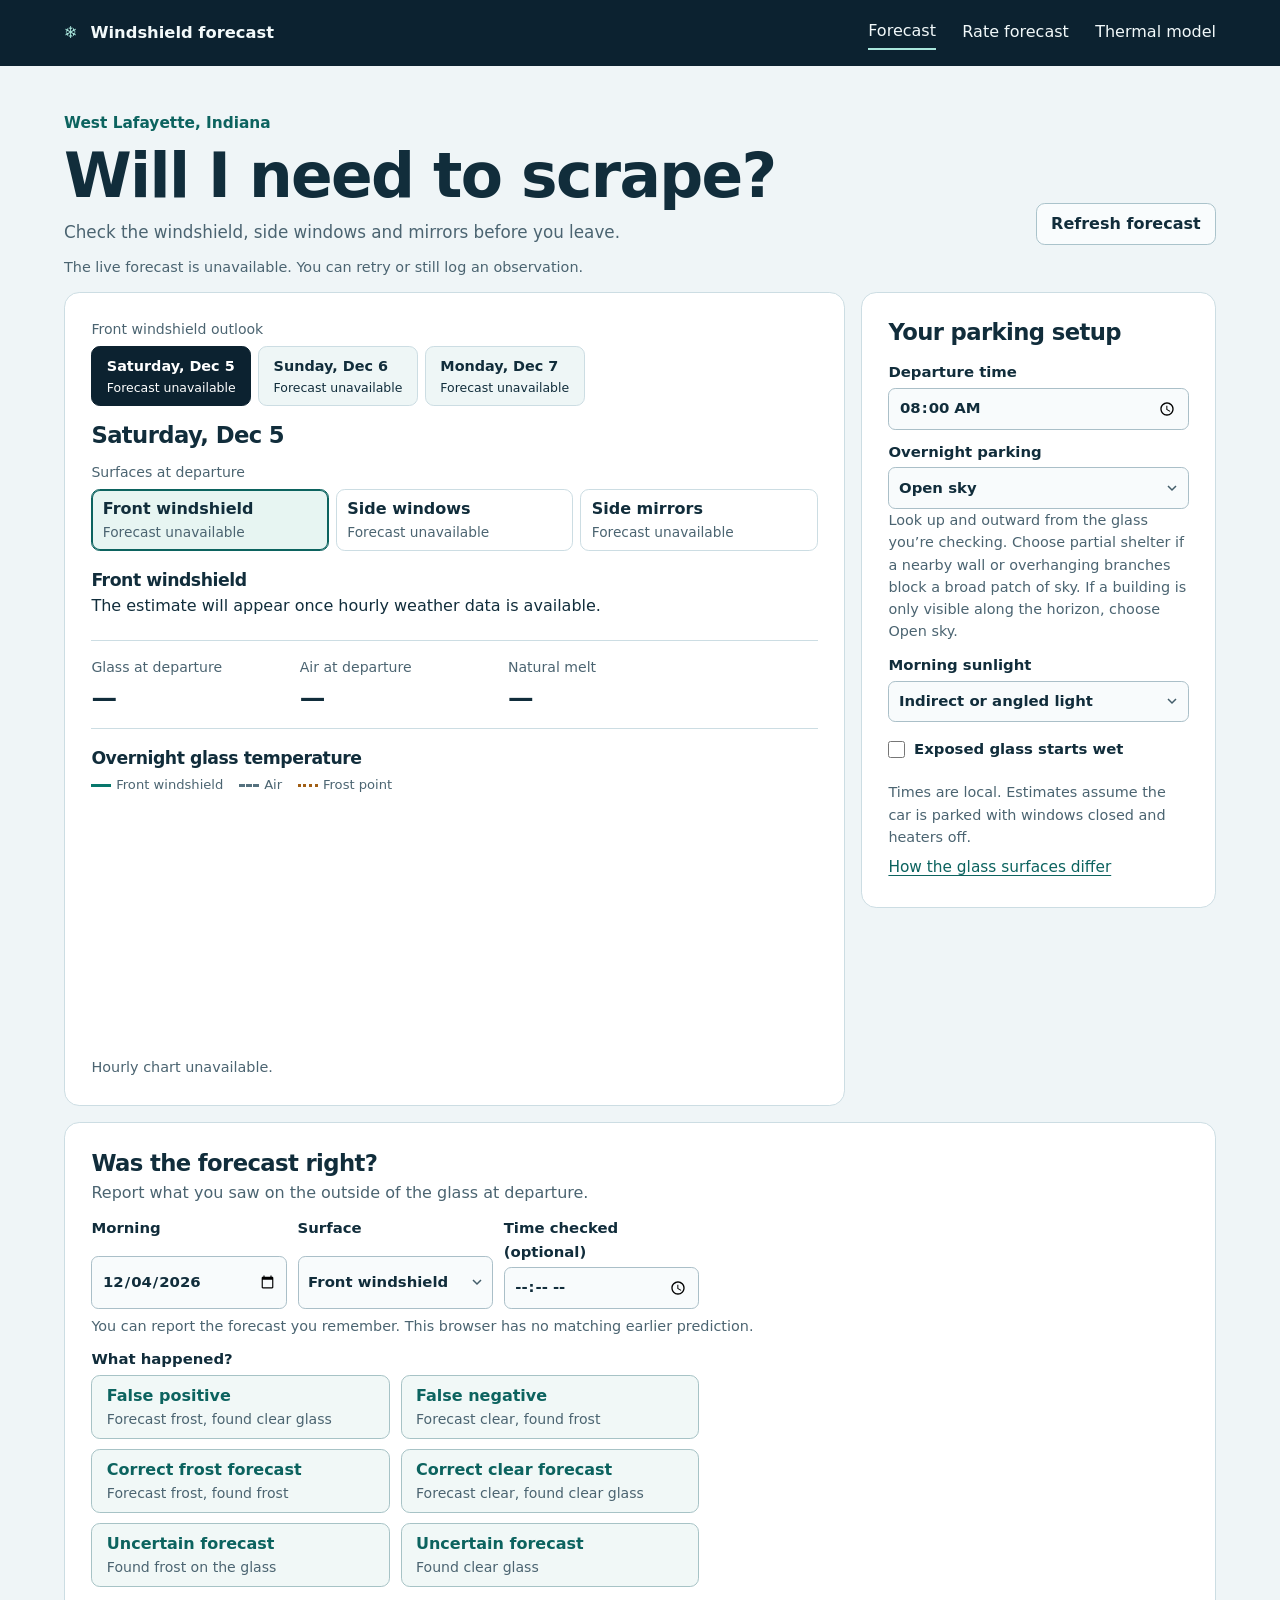
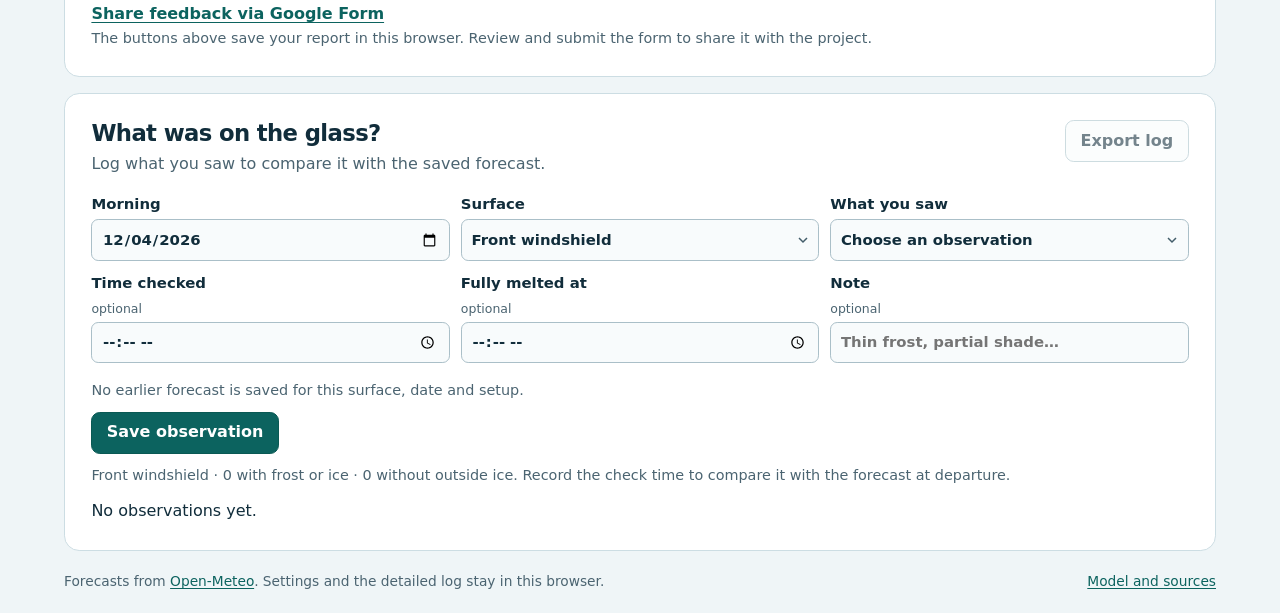
<file: index.html>
<!doctype html>
<html lang="en">
<head>
  <meta charset="utf-8">
  <meta name="viewport" content="width=device-width, initial-scale=1">
  <meta name="description" content="Frost and natural thaw forecasts for windshields, side windows and side mirrors in West Lafayette, Indiana.">
  <meta name="theme-color" content="#0c2230">
  <title>Windshield forecast · West Lafayette</title>
  <link rel="stylesheet" href="./styles.css?v=20261124-1">
  <script type="module" src="./app.mjs?v=20261124-1"></script>
</head>
<body>
  <header class="site-header">
    <div class="shell header-inner">
      <a class="brand" href="./" aria-label="West Lafayette windshield forecast home"><span aria-hidden="true">❄</span> Windshield forecast</a>
      <nav aria-label="Main navigation">
        <a aria-current="page" href="./">Forecast</a>
        <a href="#feedback">Rate forecast</a>
        <a href="./model.html">Thermal model</a>
      </nav>
    </div>
  </header>
  <main class="shell">
    <section class="intro">
      <div><p class="location">West Lafayette, Indiana</p><h1>Will I need to scrape?</h1><p>Check the windshield, side windows and mirrors before you leave.</p></div>
      <button class="secondary" id="refresh" type="button">Refresh forecast</button>
    </section>
    <p id="status" role="status" class="status">Loading local weather…</p>

    <div class="forecast-layout">
      <section class="panel results" aria-labelledby="forecast-date">
        <p id="days-title" class="outlook-caption">Front windshield outlook</p>
        <div id="days" class="days" role="group" aria-labelledby="days-title"></div>
        <h2 id="forecast-date">Morning forecast</h2>
        <fieldset class="surface-picker">
          <legend>Surfaces at departure</legend>
          <div class="surface-options">
            <button type="button" data-surface="front" aria-pressed="true"><span>Front windshield</span><small>Loading</small></button>
            <button type="button" data-surface="side" aria-pressed="false"><span>Side windows</span><small>Loading</small></button>
            <button type="button" data-surface="mirror" aria-pressed="false"><span>Side mirrors</span><small>Loading</small></button>
          </div>
        </fieldset>
        <div class="surface-detail">
          <h3 id="surface-title">Front windshield</h3>
          <p id="verdict-copy">Waiting for the hourly weather forecast.</p>
          <p id="surface-note" class="muted"></p>
        </div>
        <dl class="metrics">
          <div><dt>Glass at departure</dt><dd id="glass">—</dd></div>
          <div><dt>Air at departure</dt><dd id="air">—</dd></div>
          <div><dt>Natural melt</dt><dd id="melt">—</dd></div>
        </dl>
        <p id="melt-note" class="muted"></p>
        <div class="chart">
          <h3>Overnight glass temperature</h3>
          <div class="legend" aria-hidden="true"><span class="glass-key" id="chart-glass">Windshield</span><span class="air-key">Air</span><span class="frost-key">Frost point</span></div>
          <canvas id="trace" width="720" height="255" role="img" aria-label="Glass temperature forecast" aria-describedby="trace-summary">Glass, air and frost-point temperatures.</canvas>
          <p id="trace-summary" class="muted"></p>
        </div>
      </section>

      <section class="panel settings" aria-labelledby="settings-title">
        <h2 id="settings-title">Your parking setup</h2>
        <form id="settings">
          <label>Departure time<input type="time" name="departure" value="08:00" required></label>
          <div>
            <label>Overnight parking
              <select name="parking" aria-describedby="parking-help">
                <option value="open" selected>Open sky</option>
                <option value="sheltered">Partly sheltered by a wall or trees</option>
                <option value="covered">Under a roof or carport</option>
              </select>
            </label>
            <p id="parking-help" class="muted">Look up and outward from the glass you’re checking. Choose partial shelter if a nearby wall or overhanging branches block a broad patch of sky. If a building is only visible along the horizon, choose Open sky.</p>
          </div>
          <label>Morning sunlight
            <select name="sun">
              <option value="shade">Mostly shade</option>
              <option value="moderate" selected>Indirect or angled light</option>
              <option value="full">Direct sun</option>
            </select>
          </label>
          <label class="check"><input type="checkbox" name="wet"> Exposed glass starts wet</label>
        </form>
        <p class="muted">Times are local. Estimates assume the car is parked with windows closed and heaters off.</p>
        <a href="./model.html#surfaces">How the glass surfaces differ</a>
      </section>
    </div>

    <section id="feedback" class="panel feedback" aria-labelledby="feedback-title">
      <h2 id="feedback-title">Was the forecast right?</h2>
      <p>Report what you saw on the outside of the glass at departure.</p>
      <form id="feedback-form">
        <div class="feedback-fields">
          <label>Morning<input type="date" name="date" required></label>
          <label>Surface<select name="surface"><option value="front">Front windshield</option><option value="side">Side windows</option><option value="mirror">Side mirrors</option></select></label>
          <label>Time checked (optional)<input type="time" name="observedTime"></label>
        </div>
        <p id="feedback-prediction" class="muted"></p>
        <fieldset class="feedback-choices">
          <legend>What happened?</legend>
          <div>
            <button type="submit" name="direction" value="false-positive"><strong>False positive</strong><span>Forecast frost, found clear glass</span></button>
            <button type="submit" name="direction" value="false-negative"><strong>False negative</strong><span>Forecast clear, found frost</span></button>
            <button type="submit" name="direction" value="true-positive"><strong>Correct frost forecast</strong><span>Forecast frost, found frost</span></button>
            <button type="submit" name="direction" value="true-negative"><strong>Correct clear forecast</strong><span>Forecast clear, found clear glass</span></button>
            <button type="submit" name="direction" value="uncertain-frost"><strong>Uncertain forecast</strong><span>Found frost on the glass</span></button>
            <button type="submit" name="direction" value="uncertain-clear"><strong>Uncertain forecast</strong><span>Found clear glass</span></button>
          </div>
        </fieldset>
        <p id="feedback-status" role="status" class="status"></p>
      </form>
      <div id="feedback-share"><a id="feedback-share-link" href="https://docs.google.com/forms/d/e/1FAIpQLSdFvIkZhCKUVrcJW-McYvqTa_dDBEvq2vWTArxF3j6Q-E4p8A/viewform" target="_blank" rel="noopener noreferrer">Share feedback via Google Form</a><p class="muted">The buttons above save your report in this browser. Review and submit the form to share it with the project.</p></div>
      <details id="feedback-saved" hidden>
        <summary id="feedback-count">Your feedback</summary>
        <ul id="feedback-history"></ul>
      </details>
    </section>

    <section class="panel observations" aria-labelledby="log-title">
      <div class="result-header"><div><h2 id="log-title">What was on the glass?</h2><p>Log what you saw to compare it with the saved forecast.</p></div><button id="export" class="secondary" type="button">Export log</button></div>
      <form id="observation">
        <div class="form-grid">
          <label>Morning<input type="date" name="date" required></label>
          <label>Surface
            <select name="surface"><option value="front">Front windshield</option><option value="side">Side windows</option><option value="mirrors">Side mirrors</option><option value="rear">Rear windshield (observation only)</option></select>
          </label>
          <label>What you saw
            <select name="outcome" required><option value="">Choose an observation</option><option value="clear">Clear</option><option value="frost">Outside frost</option><option value="ice">Outside ice film</option><option value="inside-fog">Inside fog or frost</option></select>
          </label>
          <label>Time checked <small>optional</small><input type="time" name="observedTime"></label>
          <label>Fully melted at <small>optional</small><input type="time" name="meltTime"></label>
          <label>Note <small>optional</small><input type="text" name="note" maxlength="180" placeholder="Thin frost, partial shade…"></label>
        </div>
        <p class="muted" id="observation-prediction"></p>
        <button class="primary" type="submit">Save observation</button>
        <p id="log-status" class="status" role="status"></p>
      </form>
      <p id="score-summary" class="muted"></p>
      <div id="history" class="history"></div>
    </section>
  </main>
  <footer class="shell footer">
    <p>Forecasts from <a href="https://open-meteo.com/">Open-Meteo</a>. Settings and the detailed log stay in this browser.</p>
    <a href="./model.html">Model and sources</a>
  </footer>
</body>
</html>
</file>
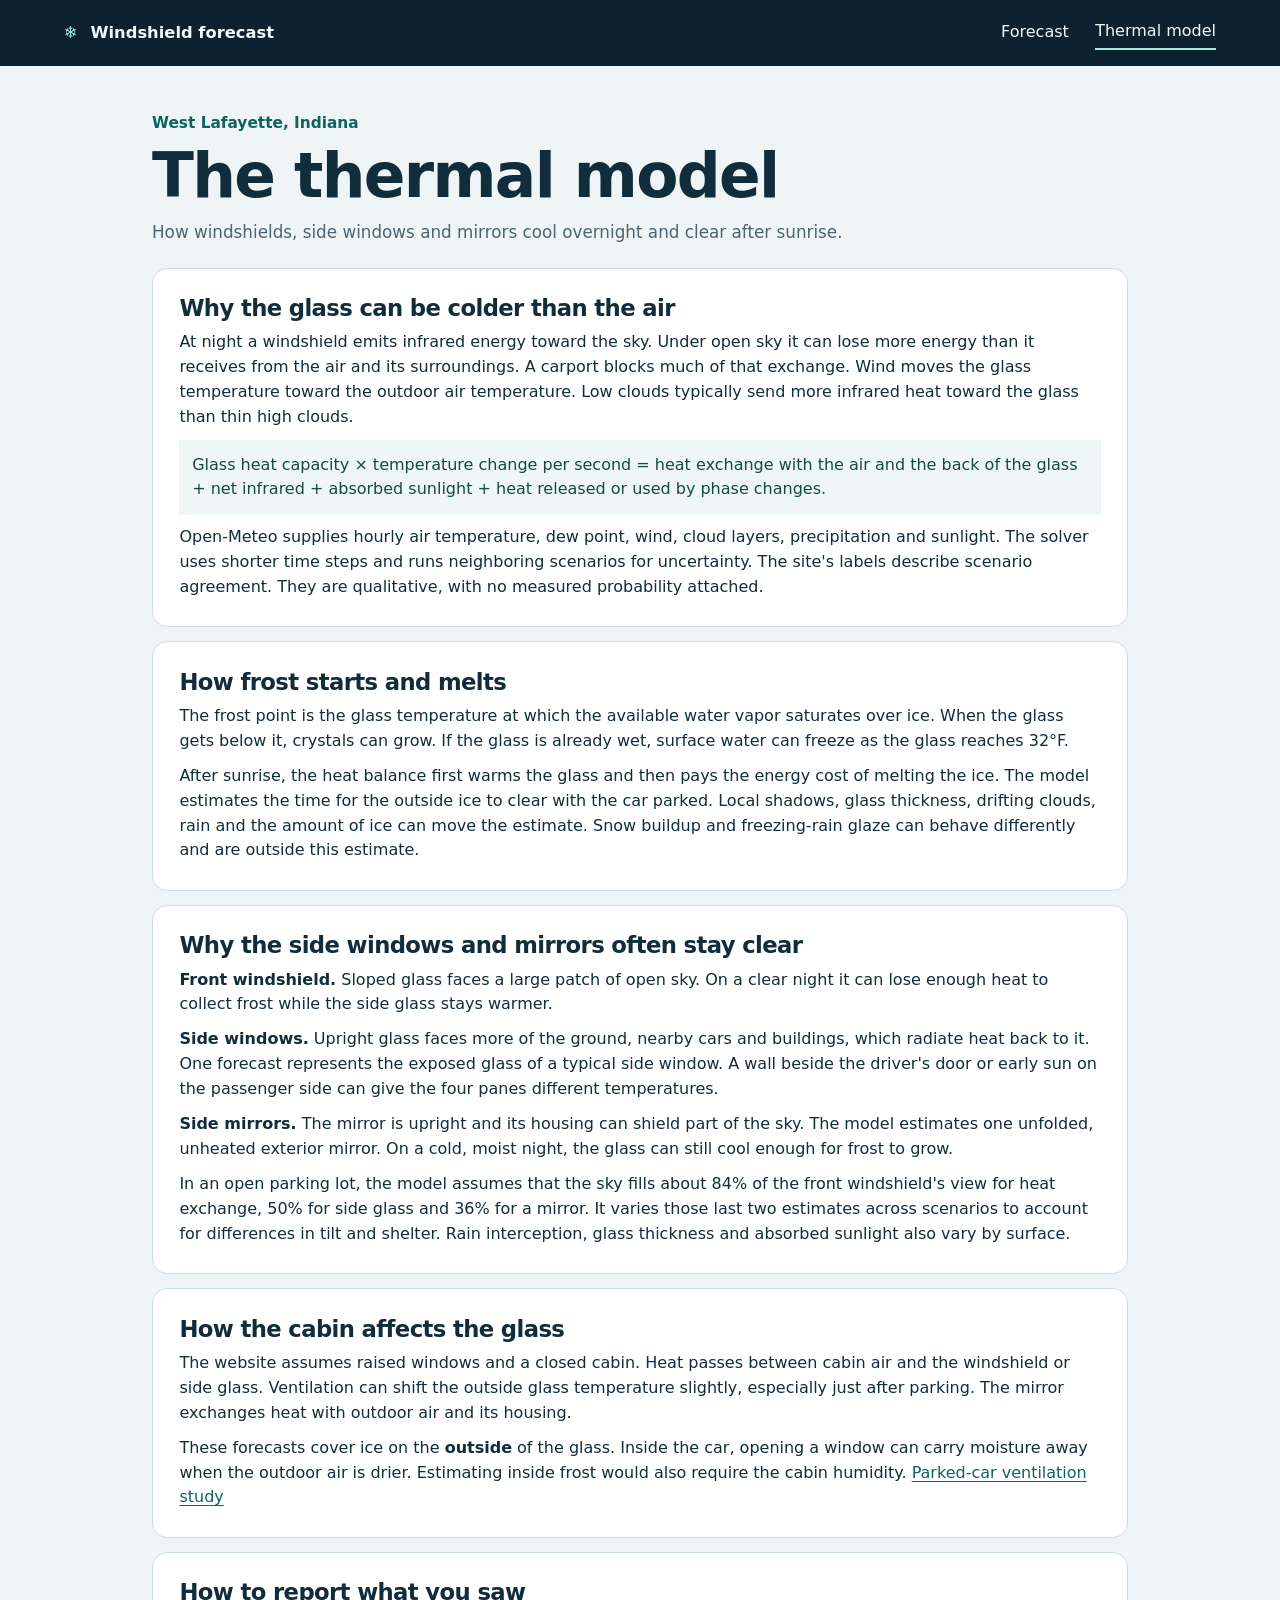
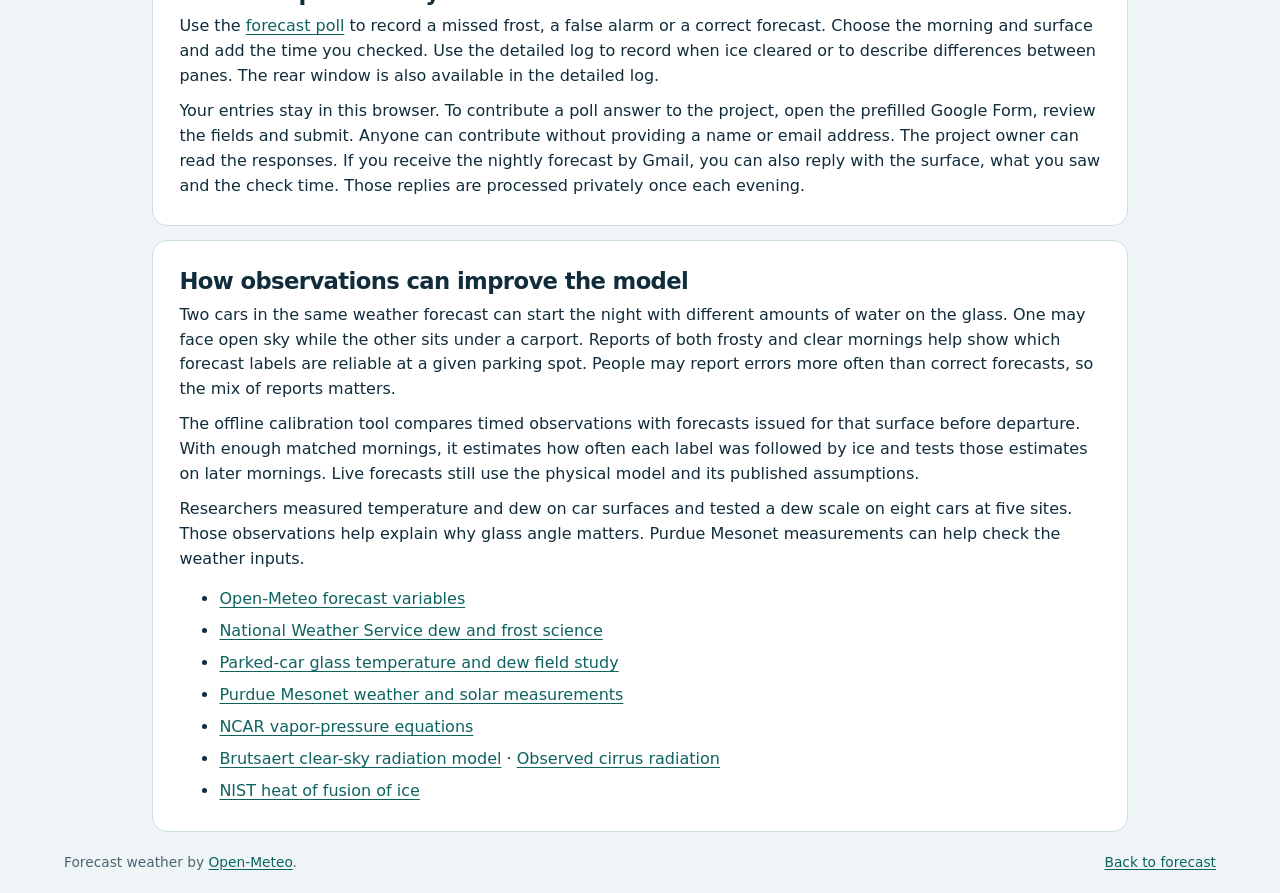
<file: model.html>
<!doctype html>
<html lang="en">
<head>
  <meta charset="utf-8">
  <meta name="viewport" content="width=device-width, initial-scale=1">
  <meta name="theme-color" content="#0c2230">
  <title>Thermal model · West Lafayette windshield forecast</title>
  <link rel="stylesheet" href="./styles.css?v=20261124-1">
</head>
<body>
  <header class="site-header"><div class="shell header-inner">
    <a class="brand" href="./" aria-label="West Lafayette windshield forecast home"><span aria-hidden="true">❄</span> Windshield forecast</a>
    <nav aria-label="Main navigation"><a href="./">Forecast</a><a aria-current="page" href="./model.html">Thermal model</a></nav>
  </div></header>
  <main class="shell article">
    <div class="intro"><div><p class="location">West Lafayette, Indiana</p><h1>The thermal model</h1><p>How windshields, side windows and mirrors cool overnight and clear after sunrise.</p></div></div>

    <section class="panel"><h2>Why the glass can be colder than the air</h2>
      <p>At night a windshield emits infrared energy toward the sky. Under open sky it can lose more energy than it receives from the air and its surroundings. A carport blocks much of that exchange. Wind moves the glass temperature toward the outdoor air temperature. Low clouds typically send more infrared heat toward the glass than thin high clouds.</p>
      <p class="equation">Glass heat capacity × temperature change per second = heat exchange with the air and the back of the glass + net infrared + absorbed sunlight + heat released or used by phase changes.</p>
      <p>Open-Meteo supplies hourly air temperature, dew point, wind, cloud layers, precipitation and sunlight. The solver uses shorter time steps and runs neighboring scenarios for uncertainty. The site's labels describe scenario agreement. They are qualitative, with no measured probability attached.</p>
    </section>

    <section class="panel"><h2>How frost starts and melts</h2>
      <p>The frost point is the glass temperature at which the available water vapor saturates over ice. When the glass gets below it, crystals can grow. If the glass is already wet, surface water can freeze as the glass reaches 32°F.</p>
      <p>After sunrise, the heat balance first warms the glass and then pays the energy cost of melting the ice. The model estimates the time for the outside ice to clear with the car parked. Local shadows, glass thickness, drifting clouds, rain and the amount of ice can move the estimate. Snow buildup and freezing-rain glaze can behave differently and are outside this estimate.</p>
    </section>

    <section id="surfaces" class="panel"><h2>Why the side windows and mirrors often stay clear</h2>
      <p><strong>Front windshield.</strong> Sloped glass faces a large patch of open sky. On a clear night it can lose enough heat to collect frost while the side glass stays warmer.</p>
      <p><strong>Side windows.</strong> Upright glass faces more of the ground, nearby cars and buildings, which radiate heat back to it. One forecast represents the exposed glass of a typical side window. A wall beside the driver's door or early sun on the passenger side can give the four panes different temperatures.</p>
      <p><strong>Side mirrors.</strong> The mirror is upright and its housing can shield part of the sky. The model estimates one unfolded, unheated exterior mirror. On a cold, moist night, the glass can still cool enough for frost to grow.</p>
      <p>In an open parking lot, the model assumes that the sky fills about 84% of the front windshield's view for heat exchange, 50% for side glass and 36% for a mirror. It varies those last two estimates across scenarios to account for differences in tilt and shelter. Rain interception, glass thickness and absorbed sunlight also vary by surface.</p>
    </section>

    <section id="cabin" class="panel"><h2>How the cabin affects the glass</h2>
      <p>The website assumes raised windows and a closed cabin. Heat passes between cabin air and the windshield or side glass. Ventilation can shift the outside glass temperature slightly, especially just after parking. The mirror exchanges heat with outdoor air and its housing.</p>
      <p>These forecasts cover ice on the <strong>outside</strong> of the glass. Inside the car, opening a window can carry moisture away when the outdoor air is drier. Estimating inside frost would also require the cabin humidity. <a href="https://hit.ijournals.cn/hitxb_en/article/abstract/20190126">Parked-car ventilation study</a></p>
    </section>

    <section class="panel"><h2>How to report what you saw</h2>
      <p>Use the <a href="./#feedback">forecast poll</a> to record a missed frost, a false alarm or a correct forecast. Choose the morning and surface and add the time you checked. Use the detailed log to record when ice cleared or to describe differences between panes. The rear window is also available in the detailed log.</p>
      <p>Your entries stay in this browser. To contribute a poll answer to the project, open the prefilled Google Form, review the fields and submit. Anyone can contribute without providing a name or email address. The project owner can read the responses. If you receive the nightly forecast by Gmail, you can also reply with the surface, what you saw and the check time. Those replies are processed privately once each evening.</p>
    </section>

    <section class="panel"><h2>How observations can improve the model</h2>
      <p>Two cars in the same weather forecast can start the night with different amounts of water on the glass. One may face open sky while the other sits under a carport. Reports of both frosty and clear mornings help show which forecast labels are reliable at a given parking spot. People may report errors more often than correct forecasts, so the mix of reports matters.</p>
      <p>The offline calibration tool compares timed observations with forecasts issued for that surface before departure. With enough matched mornings, it estimates how often each label was followed by ice and tests those estimates on later mornings. Live forecasts still use the physical model and its published assumptions.</p>
      <p>Researchers measured temperature and dew on car surfaces and tested a dew scale on eight cars at five sites. Those observations help explain why glass angle matters. Purdue Mesonet measurements can help check the weather inputs.</p>
      <ul class="source-list">
        <li><a href="https://open-meteo.com/en/docs">Open-Meteo forecast variables</a></li>
        <li><a href="https://www.weather.gov/source/zhu/ZHU_Training_Page/fog_stuff/Dew_Frost/Dew_Frost.htm">National Weather Service dew and frost science</a></li>
        <li><a href="https://www.mdpi.com/2073-4433/13/1/65">Parked-car glass temperature and dew field study</a></li>
        <li><a href="https://ag.purdue.edu/indiana-state-climate/purdue-mesonet/data-hub-instructions/">Purdue Mesonet weather and solar measurements</a></li>
        <li><a href="https://www.eol.ucar.edu/data-software/conventions-and-standards/water-vapor-pressure-formulations">NCAR vapor-pressure equations</a></li>
        <li><a href="https://agupubs.onlinelibrary.wiley.com/doi/abs/10.1029/WR011i005p00742">Brutsaert clear-sky radiation model</a> · <a href="https://agupubs.onlinelibrary.wiley.com/doi/10.1029/2008JD009838">Observed cirrus radiation</a></li>
        <li><a href="https://nvlpubs.nist.gov/nistpubs/jres/23/jresv23n6p643_A1b.pdf">NIST heat of fusion of ice</a></li>
      </ul>
    </section>
  </main>
  <footer class="shell footer"><p>Forecast weather by <a href="https://open-meteo.com/">Open-Meteo</a>.</p><a href="./">Back to forecast</a></footer>
</body>
</html>
</file>
<file: styles.css>
:root {
  color-scheme: light;
  --ink: #112d3b;
  --muted: #4b6471;
  --canvas: #eff5f7;
  --surface: #fff;
  --edge: #ccdde3;
  --teal: #0c635f;
  --navy: #0c2230;
  --focus: #007c79;
  font-family: "Avenir Next", Avenir, system-ui, sans-serif;
  font-size: 16px;
}
*, *::before, *::after { box-sizing: border-box; }
body { margin: 0; background: var(--canvas); color: var(--ink); line-height: 1.55; }
a { color: var(--teal); text-underline-offset: .18em; }
a:hover { text-decoration-thickness: .14em; }
:focus-visible { outline: 3px solid var(--focus); outline-offset: 3px; }
h1, h2, h3, p, dl, dd { margin: 0; }
h1, h2, h3 { line-height: 1.16; letter-spacing: -.027em; }
h1 { font-size: clamp(2.4rem, 4.8vw, 4.25rem); font-weight: 710; }
h2 { font-size: 1.42rem; }
h3 { font-size: 1.08rem; }
button, input, select { font: inherit; }
button { min-height: 2.6rem; border-radius: .55rem; padding: .47rem .9rem; cursor: pointer; font-weight: 640; }
button:disabled { cursor: default; opacity: .58; }
.shell { width: min(72rem, calc(100% - 2rem)); margin: 0 auto; }
.site-header { background: var(--navy); color: #f2f9fa; }
.header-inner { min-height: 4.1rem; display: flex; gap: 1rem; align-items: center; justify-content: space-between; }
.brand { font-size: 1.02rem; font-weight: 700; text-decoration: none; white-space: nowrap; }
.brand span { margin-right: .45rem; color: #a9e6dc; }
.site-header a { color: inherit; }
nav { display: flex; align-items: center; gap: clamp(.7rem, 2.6vw, 1.65rem); }
nav a { padding: .25rem 0; color: #d8e6ed; text-decoration: none; white-space: nowrap; }
nav a[aria-current] { border-bottom: 2px solid #a9e6dc; }
.intro { display: flex; align-items: flex-end; justify-content: space-between; gap: .8rem 1.5rem; margin-top: 2.9rem; }
.intro h1 { margin: .26rem 0 .5rem; }
.intro p { color: var(--muted); font-size: 1.05rem; }
.intro .location { color: var(--teal); font-size: .96rem; font-weight: 680; }
.status { min-height: 1.5rem; color: var(--muted); font-size: .9rem; margin: .7rem 0; }
.status:empty { display: none; }
.forecast-layout { display: grid; grid-template-columns: minmax(0, 2.2fr) minmax(16rem, 1fr); gap: 1rem; margin: 0 0 1rem; align-items: start; }
.panel { background: var(--surface); border: 1px solid var(--edge); border-radius: .95rem; padding: clamp(1rem, 2.4vw, 1.65rem); min-width: 0; }
.days { display: flex; gap: .45rem; flex-wrap: wrap; padding-bottom: 1.05rem; }
.outlook-caption { font-size: .88rem; color: var(--muted); margin-bottom: .35rem; }
.day-option { background: #eef6f6; color: var(--ink); border: 1px solid var(--edge); text-align: left; font-size: .9rem; display: grid; gap: .03rem; }
.day-option small { font-size: .78rem; font-weight: 500; }
.day-option:is(.active,[aria-pressed="true"]) { background: var(--navy); color: #fff; border-color: var(--navy); }
.result-header { display: flex; align-items: start; justify-content: space-between; gap: .65rem 1rem; }
.result-header p:not(.risk) { margin-top: .35rem; color: var(--muted); }
.surface-picker { border: 0; margin: .8rem 0 1.15rem; padding: 0; min-width: 0; }
.surface-picker legend { color: var(--muted); font-size: .88rem; padding: 0; margin-bottom: .35rem; }
.surface-options { display: grid; grid-template-columns: repeat(3,minmax(0,1fr)); gap: .45rem; }
.surface-options button { display: grid; align-content: start; gap: .25rem; border: 1px solid var(--edge); background: var(--surface); color: var(--ink); text-align: left; padding: .55rem .65rem; line-height: 1.3; }
.surface-options button:hover { background: #f1f8f8; }
.surface-options button[aria-pressed="true"] { background: #e7f5f2; box-shadow: inset 0 0 0 1px var(--teal); border-color: var(--teal); }
.surface-options small { color: var(--muted); font-size: .86rem; font-weight: 540; }
.surface-options [data-risk="likely"] { color: #813d0c; }
.surface-options [data-risk="possible"] { color: #705110; }
.surface-detail p { margin-top: .28rem; }
.metrics { display: grid; gap: .7rem 1rem; grid-template-columns: .9fr .9fr 1.45fr; margin: 1.3rem 0 .6rem; padding: 1rem 0; border-block: 1px solid var(--edge); }
.metrics dt { font-size: .88rem; color: var(--muted); }
.metrics dd { font-size: clamp(1.22rem,2vw,1.75rem); font-weight: 650; line-height: 1.2; margin-top: .2rem; }
.muted { color: var(--muted); font-size: .9rem; }
.chart { margin-top: 1.18rem; }
.legend { display: flex; flex-wrap: wrap; gap: .3rem 1rem; color: var(--muted); font-size: .82rem; margin: .4rem 0; }
.legend span::before { content: ""; display: inline-block; width: 1.25rem; border-top: 3px solid #08776c; margin-right: .3rem; vertical-align: middle; }
.legend .air-key::before { border-color: #55717e; border-top-style: dashed; }
.legend .frost-key::before { border-color: #a15f15; border-top-style: dotted; }
#trace { width: 100%; height: 255px; display: block; }
.settings form, .form-grid { display: grid; gap: .7rem; margin: 1rem 0; }
.settings a { display: inline-block; margin-top: .5rem; font-size: .96rem; }
.form-grid { grid-template-columns: repeat(3, minmax(0, 1fr)); }
label { display: grid; gap: .22rem; font-size: .93rem; font-weight: 650; min-width: 0; }
label small { color: var(--muted); font-size: .78rem; font-weight: 500; }
input:not([type="checkbox"]), select {
  width: 100%; min-width: 0; min-height: 2.6rem; border: 1px solid #aabfc8;
  border-radius: .45rem; background-color: #f8fbfc; color: var(--ink); padding: .45rem .6rem;
}
select { appearance: none; padding-right: 1.7rem; background-image: url("data:image/svg+xml,%3Csvg width='16' height='16' viewBox='0 0 16 16' xmlns='http://www.w3.org/2000/svg'%3E%3Cpath fill='none' stroke='%23435d6a' stroke-width='1.5' d='m4 6 4 4 4-4'/%3E%3C/svg%3E"); background-position: right .45rem center; background-repeat: no-repeat; }
.check { display: flex; align-items: center; gap: .55rem; min-height: 2rem; }
input[type="checkbox"] { accent-color: #0c635f; width: 1.05rem; height: 1.05rem; margin: 0; }
.primary { border: 1px solid #0a5954; color: white; background: var(--teal); }
.primary:hover { background: #0b504e; }
.secondary { border: 1px solid #aac3cb; color: var(--ink); background: #f9fcfd; white-space: nowrap; }
.secondary:hover { background: #e7f2f3; }
#observation-prediction:not(:empty) { margin: 0 0 .65rem; }
.feedback { margin-bottom: 1rem; scroll-margin-top: 1rem; }
.feedback h2 + p { margin: .35rem 0 .7rem; color: var(--muted); }
.feedback-fields, .feedback-choices > div { display: grid; grid-template-columns: repeat(2,minmax(0,1fr)); gap: .65rem; max-width: 38rem; }
.feedback-fields { grid-template-columns: repeat(auto-fit,minmax(min(100%,9rem),1fr)); }
.feedback #feedback-prediction { margin: .4rem 0 .65rem; }
.feedback-choices { border: 0; padding: 0; margin: 0; min-width: 0; }
.feedback-choices legend { font-weight: 640; font-size: .93rem; padding: 0; margin-bottom: .28rem; }
.feedback-choices button { text-align: left; color: var(--teal); border: 1px solid #a7c3c6; background: #f1f8f7; }
.feedback-choices button:hover { background: #e4f3ee; border-color: var(--teal); }
.feedback-choices span { display: block; color: var(--muted); font-size: .88rem; font-weight: 450; }
.feedback details { margin-top: .85rem; }
.feedback summary { cursor: pointer; color: var(--teal); font-weight: 625; }
.feedback ul { padding-left: 1.25rem; margin: .5rem 0; }
.feedback li + li { margin-top: .35rem; }
#feedback-share { margin-top: .95rem; }
#feedback-share-link { font-weight: 650; }
.feedback li a { margin-left: .35rem; }
.history { display: grid; margin-top: .8rem; }
.history-item { padding: .65rem 0; border-top: 1px solid var(--edge); }
.history-item strong { display: block; }
#score-summary:not(:empty) { margin-top: .65rem; }
.footer { display: flex; justify-content: space-between; gap: .5rem 1rem; flex-wrap: wrap; margin-block: 1.25rem; color: var(--muted); font-size: .86rem; }
.article { max-width: 61rem; }
.article .intro { margin-bottom: 1.4rem; }
.article section { margin: 0 0 .9rem; }
.article h2 { margin-bottom: .55rem; }
.article p + p { margin-top: .65rem; }
.equation { color: #164941; background: #eef7f5; padding: .8rem; margin: .65rem 0; overflow-wrap: anywhere; }
.article li + li { margin-top: .45rem; }
.source-list { margin-bottom: 0; }
@media (max-width: 760px) {
  .forecast-layout { grid-template-columns: 1fr; }
  .form-grid { grid-template-columns: repeat(2, minmax(0, 1fr)); }
  .intro { align-items: flex-start; flex-direction: column; margin-top: 1.6rem; }
}
@media (max-width: 450px) {
  .shell { width: calc(100% - 1.1rem); }
  .header-inner { gap: .45rem; flex-wrap: wrap; padding: .35rem 0; }
  nav { gap: .55rem; font-size: .84rem; }
  .brand { font-size: .92rem; }
  .metrics { grid-template-columns: repeat(2, minmax(0,1fr)); }
  .surface-options { gap: .28rem; }
  .surface-options button { font-size: .88rem; padding: .5rem .35rem; }
  #export { white-space: normal; }
  #trace { height: 207px; }
}
</file>
